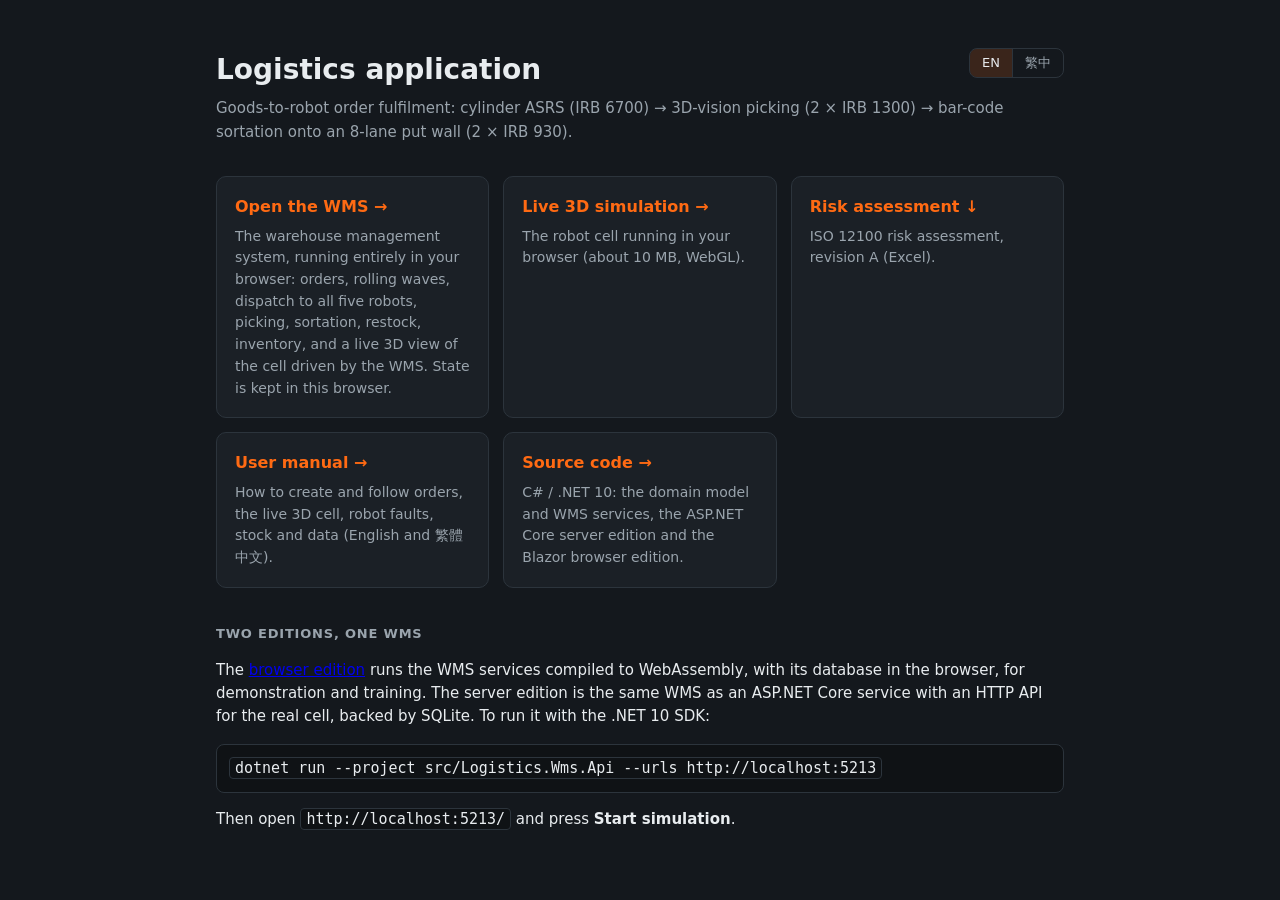
<file: site/index.html>
<!doctype html>
<html lang="en">
<head>
<meta charset="utf-8">
<meta name="viewport" content="width=device-width, initial-scale=1">
<title>Logistics Application</title>
<style>
  :root { --bg: #14181d; --panel: #1b2026; --line: #2c343c; --text: #e8ecef; --muted: #9aa4ad; --accent: #ff6a13; }
  * { box-sizing: border-box; }
  body { margin: 0; background: var(--bg); color: var(--text); font: 15px/1.55 "Segoe UI", system-ui, sans-serif; }
  main { max-width: 880px; margin: 0 auto; padding: 48px 16px; }
  h1 { font-size: 28px; margin: 0 0 6px; }
  .sub { color: var(--muted); margin: 0 0 32px; }
  .cards { display: grid; gap: 14px; grid-template-columns: repeat(auto-fit, minmax(240px, 1fr)); }
  a.card { display: block; text-decoration: none; color: inherit; background: var(--panel); border: 1px solid var(--line); border-radius: 10px; padding: 18px; }
  a.card:hover { border-color: var(--accent); }
  .card h2 { font-size: 16px; margin: 0 0 6px; color: var(--accent); }
  .card p { margin: 0; color: var(--muted); font-size: 14px; }
  code { background: #0f1215; border: 1px solid var(--line); border-radius: 4px; padding: 1px 5px; }
  pre { background: #0f1215; border: 1px solid var(--line); border-radius: 8px; padding: 12px; overflow-x: auto; }
  section { margin-top: 36px; }
  section h2 { font-size: 13px; letter-spacing: .8px; text-transform: uppercase; color: var(--muted); }
  .lang { float: right; display: inline-flex; border: 1px solid var(--line); border-radius: 8px; overflow: hidden; }
  .lang button { font: inherit; font-size: 13px; color: var(--muted); background: transparent; border: 0; padding: 4px 12px; cursor: pointer; }
  .lang button + button { border-left: 1px solid var(--line); }
  .lang button.on { color: var(--text); background: rgba(255,106,19,.16); }
</style>
</head>
<body>
<main>
  <div class="lang" role="group" aria-label="Language / 語言"><button data-lang="en">EN</button><button data-lang="zh-Hant">繁中</button></div>
  <h1 data-zh="物流應用">Logistics application</h1>
  <p class="sub" data-zh="貨到機器人訂單履行：圓筒自動倉儲（IRB 6700）→ 3D 視覺揀貨（2 × IRB 1300）→ 條碼分揀至 8 通道放置牆（2 × IRB 930）。">Goods-to-robot order fulfilment: cylinder ASRS (IRB 6700) → 3D-vision picking (2 × IRB 1300) → bar-code sortation onto an 8-lane put wall (2 × IRB 930).</p>

  <div class="cards">
    <a class="card" href="wms/">
      <h2 data-zh="開啟 WMS →">Open the WMS →</h2>
      <p data-zh="完全在瀏覽器中執行的倉儲管理系統：訂單、滾動波次、五台機器人派工、揀貨、分揀、補貨、庫存，以及由 WMS 驅動的即時 3D 工作站。狀態保存在此瀏覽器中。">The warehouse management system, running entirely in your browser: orders, rolling waves, dispatch to all five robots, picking, sortation, restock, inventory, and a live 3D view of the cell driven by the WMS. State is kept in this browser.</p>
    </a>
    <a class="card" href="simulation/robot_cell.html">
      <h2 data-zh="即時 3D 模擬 →">Live 3D simulation →</h2>
      <p data-zh="在瀏覽器中運轉的機器人工作站（約 10 MB，WebGL）。">The robot cell running in your browser (about 10 MB, WebGL).</p>
    </a>
    <a class="card" href="simulation/RiskAssessment_logistics_application_RevA.xlsx">
      <h2 data-zh="風險評估 ↓">Risk assessment ↓</h2>
      <p data-zh="ISO 12100 風險評估，修訂版 A（Excel）。">ISO 12100 risk assessment, revision A (Excel).</p>
    </a>
    <a class="card" href="wms/manual">
      <h2 data-zh="使用手冊 →">User manual →</h2>
      <p data-zh="如何建立與追蹤訂單、即時 3D 工作站、機器人故障、庫存與資料管理（英文與繁體中文）。">How to create and follow orders, the live 3D cell, robot faults, stock and data (English and 繁體中文).</p>
    </a>
    <a class="card" id="repo" href="https://github.com/KZ-lgtm/logistics_application">
      <h2 data-zh="原始碼 →">Source code →</h2>
      <p data-zh="C#／.NET 10：領域模型與 WMS 服務、ASP.NET Core 伺服器版與 Blazor 瀏覽器版。">C# / .NET 10: the domain model and WMS services, the ASP.NET Core server edition and the Blazor browser edition.</p>
    </a>
  </div>

  <section>
    <h2 data-zh="兩種版本，同一套 WMS">Two editions, one WMS</h2>
    <p data-zh="<a href=&quot;wms/&quot;>瀏覽器版</a>將 WMS 服務編譯為 WebAssembly 執行，資料庫保存在瀏覽器中，用於展示與訓練。伺服器版是同一套 WMS 的 ASP.NET Core 服務，提供實際工作站使用的 HTTP API，資料庫為 SQLite。使用 .NET 10 SDK 執行：">The <a href="wms/">browser edition</a> runs the WMS services compiled to WebAssembly, with its database in the browser, for demonstration and training.
      The server edition is the same WMS as an ASP.NET Core service with an HTTP API for the real cell, backed by SQLite. To run it with the .NET 10 SDK:</p>
    <pre><code>dotnet run --project src/Logistics.Wms.Api --urls http://localhost:5213</code></pre>
    <p data-zh="接著開啟 <code>http://localhost:5213/</code> 並按下 <b>Start simulation</b>。">Then open <code>http://localhost:5213/</code> and press <b>Start simulation</b>.</p>
  </section>
</main>
<script>
  // EN / 繁中: the same saved choice as the WMS (else the browser's language)
  (function () {
    var key = 'logistics-wms/lang', els = document.querySelectorAll('[data-zh]');
    els.forEach(function (e) { e.dataset.en = e.innerHTML; });
    function apply(lang) {
      var zh = lang === 'zh-Hant';
      els.forEach(function (e) { e.innerHTML = zh ? e.dataset.zh : e.dataset.en; });
      document.documentElement.lang = zh ? 'zh-Hant-TW' : 'en';
      document.title = zh ? '物流應用' : 'Logistics Application';
      document.querySelectorAll('[data-lang]').forEach(function (b) { b.classList.toggle('on', b.dataset.lang === lang); });
    }
    var saved = null; try { saved = localStorage.getItem(key); } catch (e) { }
    var l = (navigator.languages && navigator.languages[0]) || navigator.language || '';
    apply(saved || (/^zh-(TW|HK|MO|Hant)/i.test(l) ? 'zh-Hant' : 'en'));
    document.querySelectorAll('[data-lang]').forEach(function (b) {
      b.addEventListener('click', function () { try { localStorage.setItem(key, b.dataset.lang); } catch (e) { } apply(b.dataset.lang); });
    });
  })();
</script>
</body>
</html>
</file>
